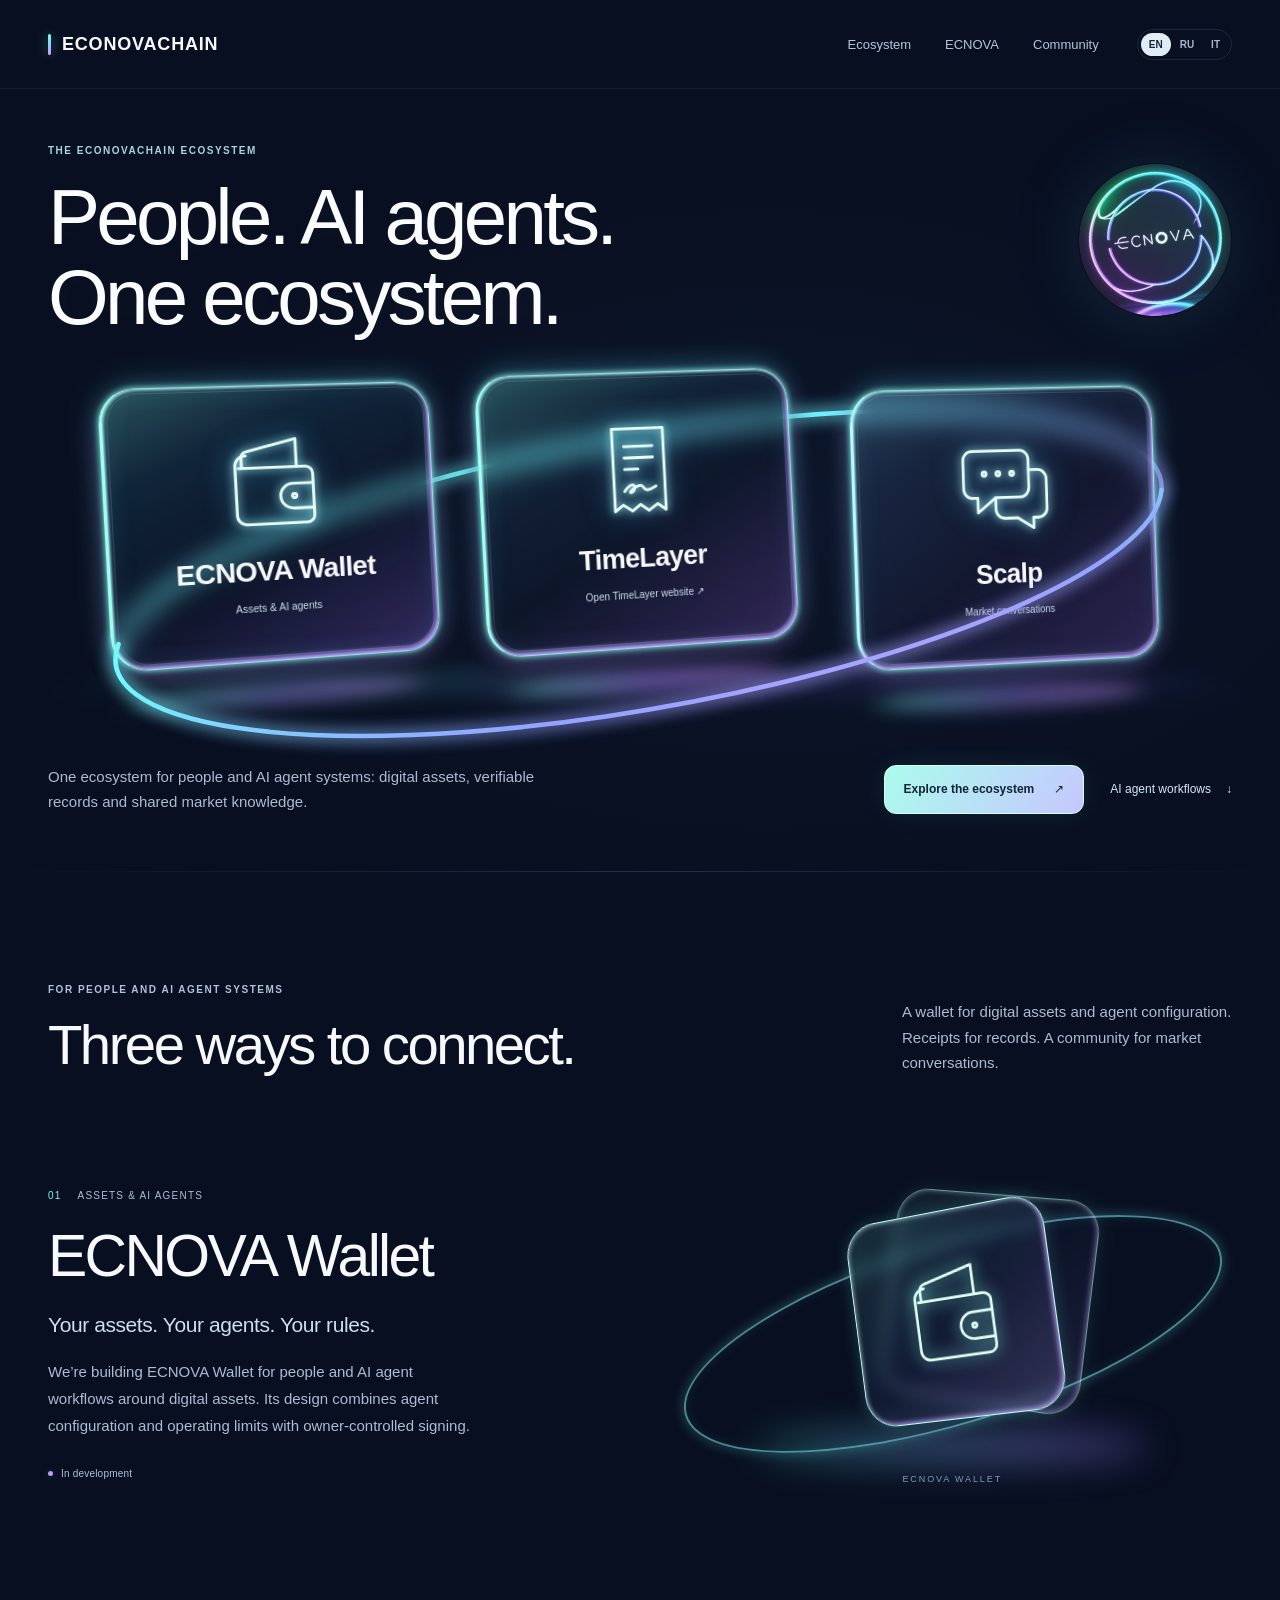
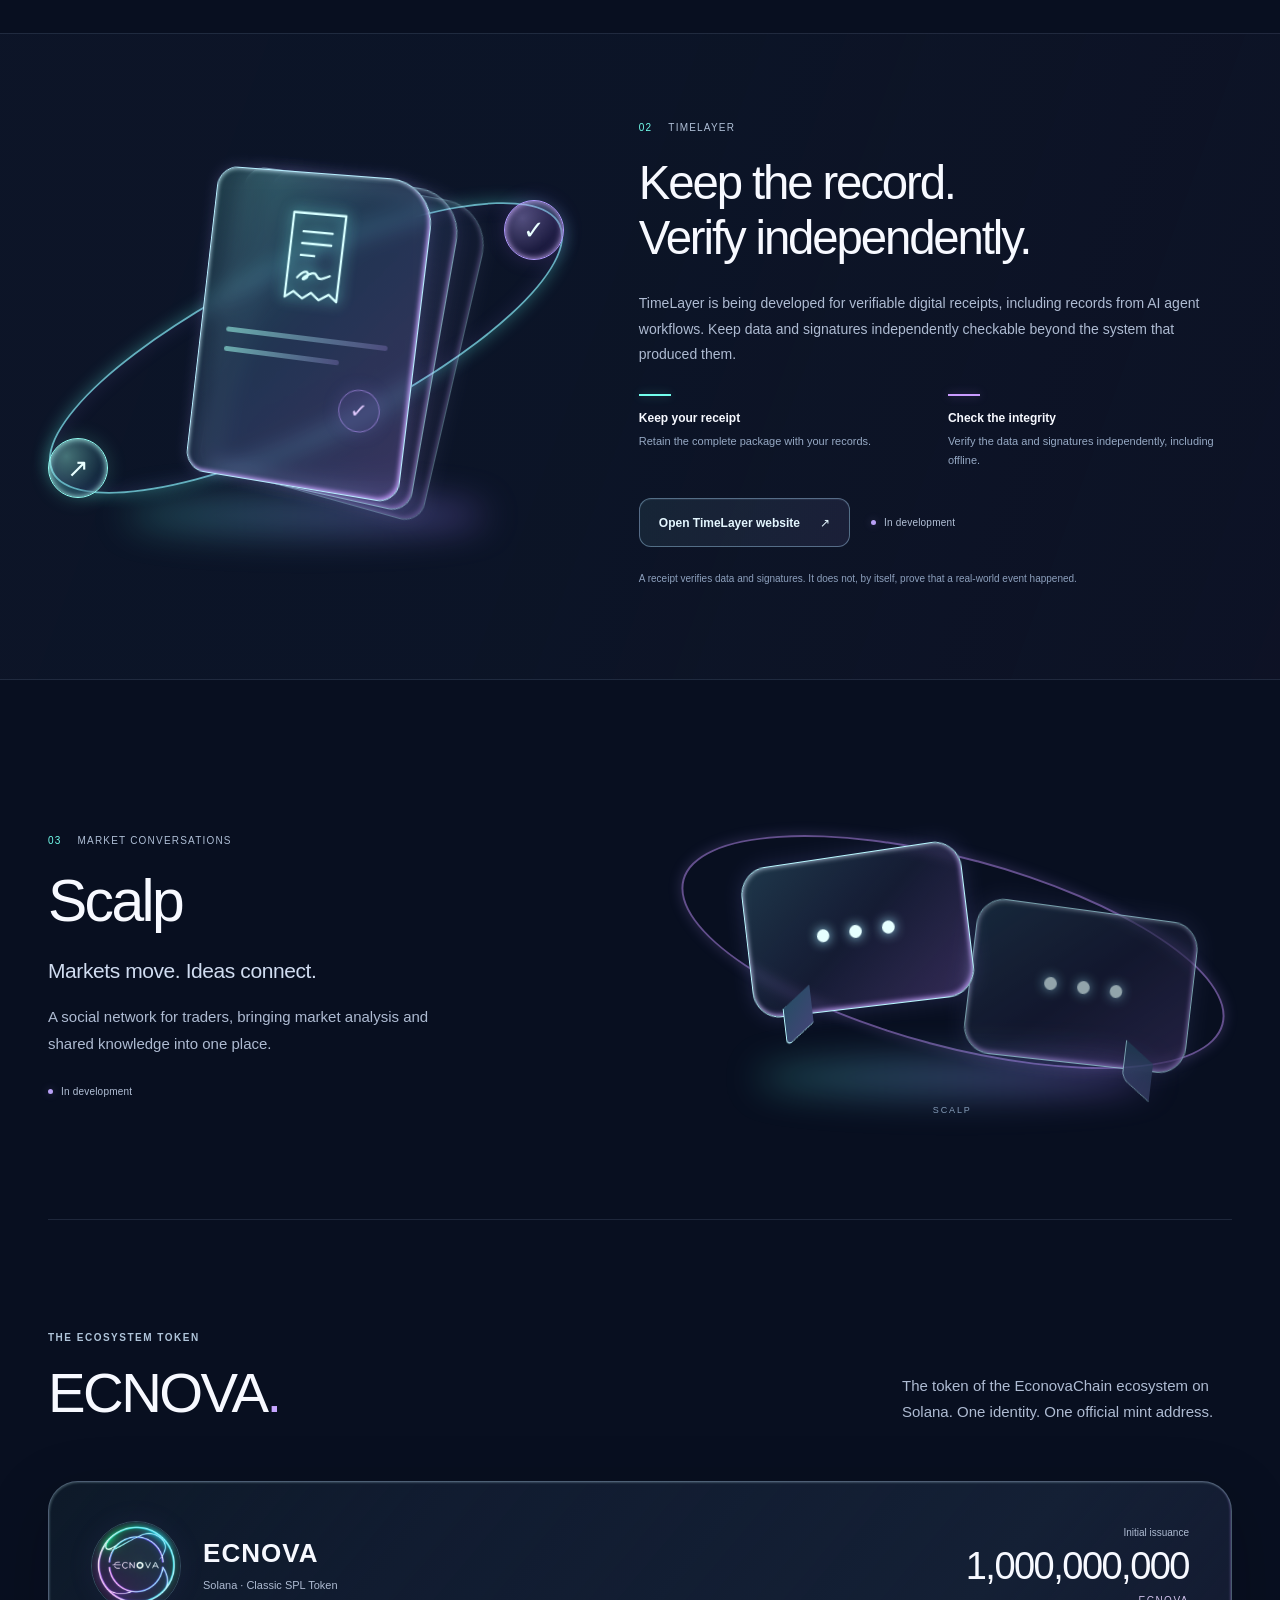
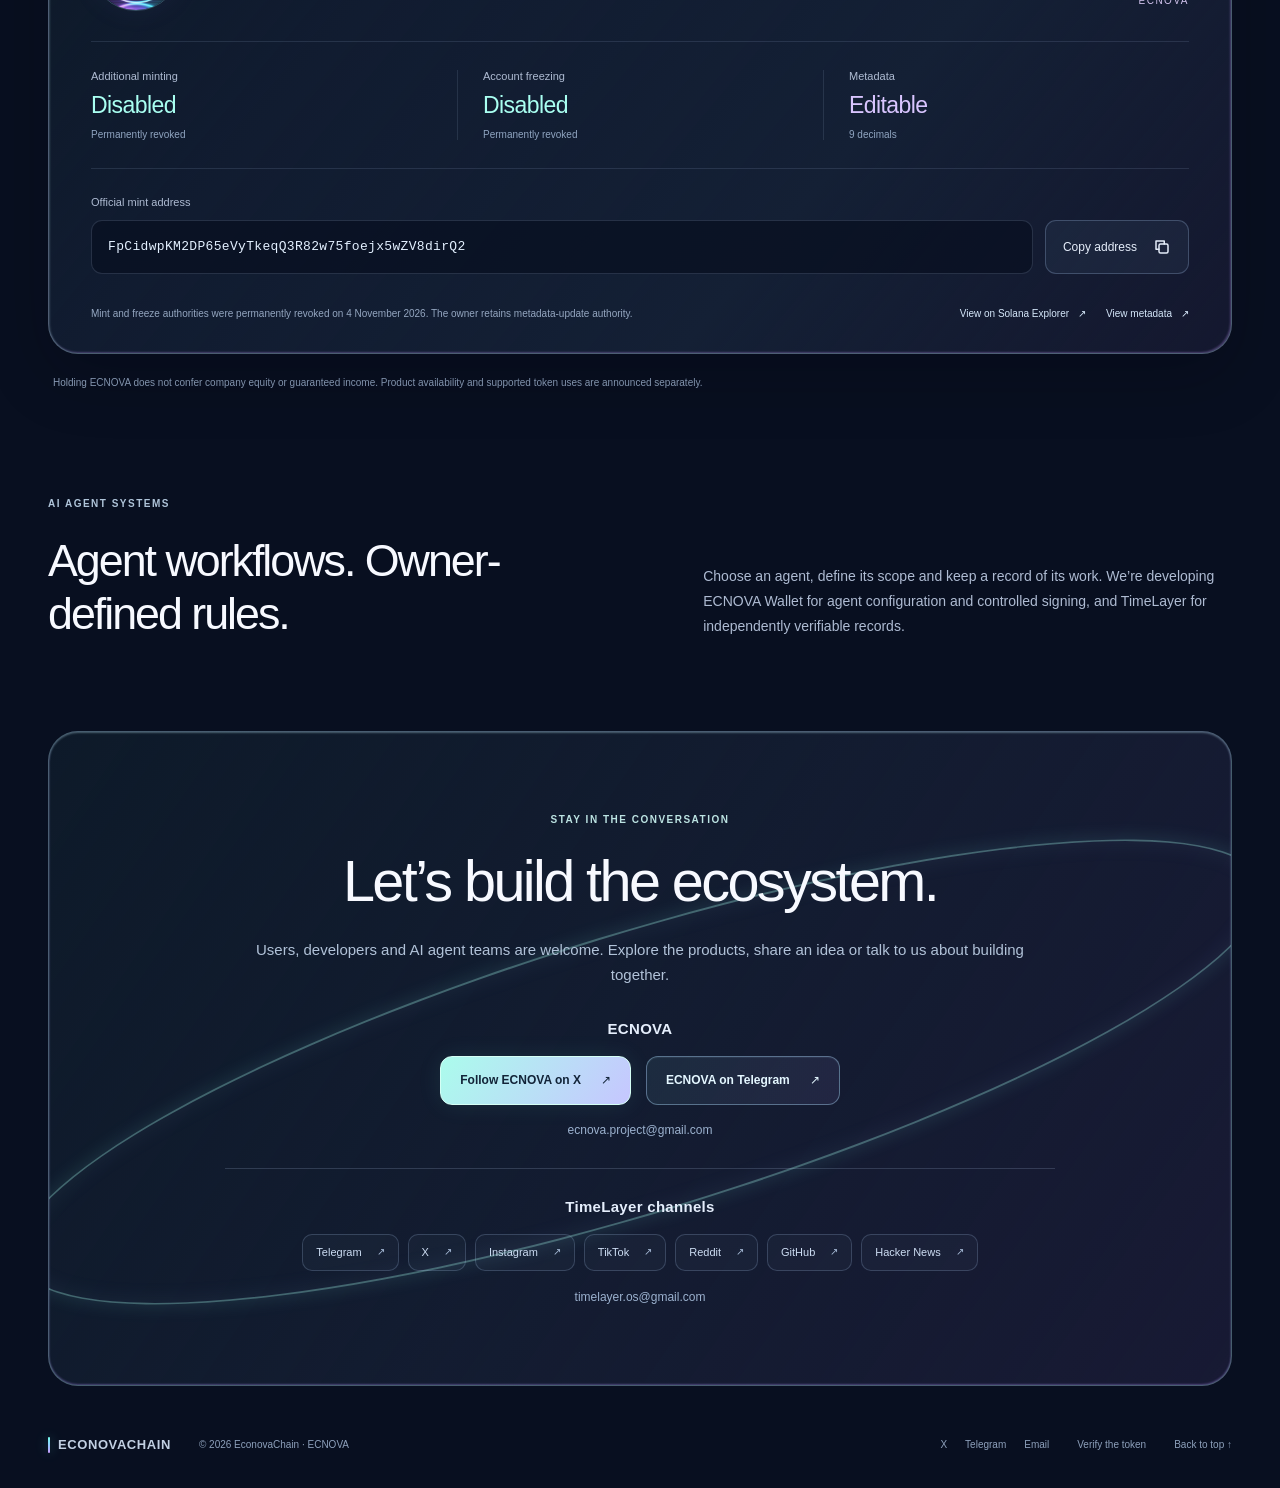
<file: index.html>
<!doctype html>
<html lang="en">
<head>
  <meta charset="utf-8">
  <meta name="viewport" content="width=device-width, initial-scale=1">
  <meta name="theme-color" content="#07101e">
  <title>EconovaChain · People. AI agents. One ecosystem.</title>
  <meta name="description" content="EconovaChain connects people and AI agent systems through ECNOVA Wallet, TimeLayer verifiable digital receipts and Scalp, a social network for traders. ECNOVA is the ecosystem token on Solana.">
  <meta property="og:title" content="EconovaChain · People. AI agents. One ecosystem.">
  <meta property="og:description" content="People. AI agents. One ecosystem. Discover ECNOVA Wallet for digital assets and agent workflows, TimeLayer for verifiable records, and Scalp for market conversations.">
  <meta property="og:type" content="website">
  <meta property="og:url" content="https://ecnova.io/">
  <meta property="og:image" content="https://ecnova.io/assets/glass-social-20261106.png">
  <meta property="og:image:alt" content="Three luminous glass panels for ECNOVA Wallet, TimeLayer and Scalp, connected by a cyan and violet orbit.">
  <meta name="twitter:card" content="summary_large_image">
  <meta name="twitter:site" content="@EcnovaDAO">
  <meta name="twitter:title" content="EconovaChain · People. AI agents. One ecosystem.">
  <meta name="twitter:description" content="People. AI agents. One ecosystem. ECNOVA Wallet, TimeLayer and Scalp connect digital assets, agent workflows, verifiable records and market conversations.">
  <meta name="twitter:image" content="https://ecnova.io/assets/glass-social-20261106.png">
  <meta name="twitter:image:alt" content="The EconovaChain ecosystem in cyan and violet glass.">
  <link rel="canonical" href="https://ecnova.io/">
  <link rel="icon" href="token/releases/2026-11-01-v2/icon.jpg" type="image/jpeg">
  <link rel="stylesheet" href="assets/glass-20261106.css?v=2">
  <script src="assets/glass-20261106.js?v=2" defer></script>
</head>
<body>
<a class="skip-link" href="#main" data-i18n="skip">Skip to content</a>
<svg class="svg-library" xmlns="http://www.w3.org/2000/svg" aria-hidden="true"><defs>
  <symbol id="icon-wallet" viewBox="0 0 100 100"><path d="M22 35V25a6 6 0 0 1 5-6L73 8v27M19 35h62a7 7 0 0 1 7 7v40a7 7 0 0 1-7 7H25a9 9 0 0 1-9-9V33a10 10 0 0 1 10-10"/><path d="M88 51H69a12 12 0 0 0 0 24h19"/><circle cx="70" cy="63" r="2"/></symbol>
  <symbol id="icon-receipt" viewBox="0 0 100 100"><path d="M25 10h50v79l-8-6-9 6-8-6-8 6-9-6-8 6V10Z"/><path d="M36 27h28M36 38h28M36 49h13M35 70c10-13 13-1 7 1s8-10 11-5 5 4 13 0"/></symbol>
  <symbol id="icon-chat" viewBox="0 0 100 100"><path d="M16 16h48a9 9 0 0 1 9 9v27a9 9 0 0 1-9 9H39L21 75V61h-5a9 9 0 0 1-9-9V25a9 9 0 0 1 9-9Z"/><path d="M73 35h9a9 9 0 0 1 9 9v28a9 9 0 0 1-9 9h-5v10L61 81H48a9 9 0 0 1-9-9V61"/><circle cx="28" cy="38" r="2"/><circle cx="42" cy="38" r="2"/><circle cx="56" cy="38" r="2"/></symbol>
  <symbol id="icon-copy" viewBox="0 0 24 24"><rect x="8" y="8" width="12" height="12" rx="2"/><path d="M15 8V4H4v11h4"/></symbol>
  <linearGradient id="orbit-gradient" x1="0" y1="0" x2="1" y2=".8"><stop offset="0" stop-color="#7affef"/><stop offset=".4" stop-color="#71f7ff"/><stop offset=".72" stop-color="#94a2ff"/><stop offset="1" stop-color="#f2abff"/></linearGradient>
  <filter id="orbit-glow" x="-40%" y="-80%" width="180%" height="260%"><feGaussianBlur stdDeviation="9"/></filter>
</defs></svg>
<header class="site-header"><div class="container header-row">
  <a class="wordmark" href="#about" aria-label="EconovaChain home" data-i18n-aria="home.label"><span class="brand-stroke" aria-hidden="true"></span>ECONOVACHAIN</a>
  <nav class="main-nav" aria-label="Main navigation" data-i18n-aria="navigation"><a href="#network" data-i18n="ecosystem">Ecosystem</a><a href="#token">ECNOVA</a><a href="#contacts" data-i18n="community">Community</a></nav>
  <div class="languages" aria-label="Language" data-i18n-aria="language"><button type="button" data-lang="en" aria-pressed="true">EN</button><button type="button" data-lang="ru" aria-pressed="false">RU</button><button type="button" data-lang="it" aria-pressed="false">IT</button></div>
</div></header>
<main id="main">
<section class="hero" id="about" aria-labelledby="hero-title"><div class="container">
  <div class="hero-heading"><div><p class="eyebrow" data-i18n="hero.eyebrow">The EconovaChain ecosystem</p><h1 id="hero-title"><span data-i18n="hero.one">People. AI agents.</span><br><span data-i18n="hero.two">One ecosystem.</span></h1></div><a class="hero-emblem" href="#token" aria-label="Explore ECNOVA" data-i18n-aria="token.label"><img src="token/releases/2026-11-01-v2/icon.jpg" width="190" height="190" alt="ECNOVA token logo" data-i18n-alt="token.logo"></a></div>
  <div class="ecosystem-stage" aria-label="ECNOVA Wallet, TimeLayer and Scalp">
    <div class="stage-floor" aria-hidden="true"></div>
    <svg class="stage-orbit orbit-back" viewBox="0 0 1200 430" fill="none" aria-hidden="true"><path class="orbit-halo" d="M25 300A585 150 -10 0 1 1175 130"/><path class="orbit-line" d="M25 300A585 150 -10 0 1 1175 130"/></svg>
    <div class="stage-products">
      <a class="scene-product scene-wallet" href="#product-wallet"><div class="glass-panel"><svg class="product-symbol" aria-hidden="true"><use href="#icon-wallet"/></svg><span class="scene-name">ECNOVA Wallet</span><span class="scene-caption" data-i18n="wallet.category">Assets &amp; AI agents</span><span class="glass-shine" aria-hidden="true"></span></div><div class="panel-reflection" aria-hidden="true"></div></a>
      <a class="scene-product scene-receipt" href="https://timelayer-os.com/" data-network><div class="glass-panel"><svg class="product-symbol" aria-hidden="true"><use href="#icon-receipt"/></svg><span class="scene-name">TimeLayer</span><span class="scene-caption"><span data-i18n="receipt.more">Open TimeLayer website</span><span aria-hidden="true"> ↗</span></span><span class="glass-shine" aria-hidden="true"></span></div><div class="panel-reflection" aria-hidden="true"></div></a>
      <a class="scene-product scene-scalp" href="#product-scalp"><div class="glass-panel"><svg class="product-symbol" aria-hidden="true"><use href="#icon-chat"/></svg><span class="scene-name">Scalp</span><span class="scene-caption" data-i18n="scalp.category">Market conversations</span><span class="glass-shine" aria-hidden="true"></span></div><div class="panel-reflection" aria-hidden="true"></div></a>
    </div>
    <svg class="stage-orbit orbit-front" viewBox="0 0 1200 430" fill="none" aria-hidden="true"><path class="orbit-halo" d="M1175 130A585 150 -10 1 1 25 300"/><path class="orbit-line" d="M1175 130A585 150 -10 1 1 25 300"/></svg>
  </div>
  <div class="hero-bottom"><p data-i18n="hero.lead">One ecosystem for people and AI agent systems: digital assets, verifiable records and shared market knowledge.</p><div class="actions"><a class="button primary" href="#network"><span data-i18n="explore">Explore the ecosystem</span><span aria-hidden="true">↗</span></a><a class="text-link" href="#agents"><span data-i18n="viewagents">AI agent workflows</span><span aria-hidden="true">↓</span></a></div></div>
</div></section>

<section class="products-section container section" id="network" aria-labelledby="products-title"><div class="section-heading"><div><p class="eyebrow" data-i18n="products.eyebrow">For people and AI agent systems</p><h2 id="products-title" data-i18n="products.title">Three ways to connect.</h2></div><p class="section-intro" data-i18n="products.intro">A wallet for digital assets and agent configuration. Receipts for records. A community for market conversations.</p></div>
  <article class="product-story" id="product-wallet"><div class="story-copy"><p class="chapter"><span>01</span><span data-i18n="wallet.category">Assets &amp; AI agents</span></p><h3>ECNOVA Wallet</h3><p class="story-tagline" data-i18n="wallet.tag">Your assets. Your agents. Your rules.</p><p class="story-description" data-i18n="wallet.copy">We’re building ECNOVA Wallet for people and AI agent workflows around digital assets. Its design combines agent configuration and operating limits with owner-controlled signing.</p><span class="status"><i aria-hidden="true"></i><span data-i18n="development">In development</span></span></div><div class="wallet-sculpture sculpture" aria-hidden="true"><div class="sculpture-orbit"></div><div class="mini-glass wallet-back"></div><div class="mini-glass wallet-front"><svg><use href="#icon-wallet"/></svg></div><div class="sculpture-glow"></div><span class="sculpture-label">ECNOVA WALLET</span></div></article>
</section>

<section class="receipt-feature" id="receipts" aria-labelledby="receipt-title"><div class="container receipt-layout"><div class="receipt-sculpture" aria-hidden="true"><div class="receipt-orbit"></div><div class="receipt-sheet sheet-back"></div><div class="receipt-sheet sheet-middle"></div><div class="receipt-sheet sheet-front"><svg class="receipt-line-icon"><use href="#icon-receipt"/></svg><div class="receipt-line long"></div><div class="receipt-line"></div><div class="receipt-seal">✓</div></div><span class="floating-check check-one">✓</span><span class="floating-check check-two">↗</span><div class="sculpture-glow"></div></div><div class="receipt-story"><p class="chapter"><span>02</span><span>TimeLayer</span></p><h2 id="receipt-title"><span data-i18n="receipt.title.one">Keep the record.</span><br><span data-i18n="receipt.title.two">Verify independently.</span></h2><p class="feature-copy" data-i18n="receipt.detail">TimeLayer is being developed for verifiable digital receipts, including records from AI agent workflows. Keep data and signatures independently checkable beyond the system that produced them.</p><div class="receipt-steps"><div><span class="step-line" aria-hidden="true"></span><strong data-i18n="receipt.step1">Keep your receipt</strong><p data-i18n="receipt.step1p">Retain the complete package with your records.</p></div><div><span class="step-line violet" aria-hidden="true"></span><strong data-i18n="receipt.step2">Check the integrity</strong><p data-i18n="receipt.step2p">Verify the data and signatures independently, including offline.</p></div></div><div class="receipt-actions"><a class="button secondary" href="https://timelayer-os.com/" data-network><span data-i18n="receipt.more">Open TimeLayer website</span><span aria-hidden="true">↗</span></a><span class="status"><i aria-hidden="true"></i><span data-i18n="development">In development</span></span></div><p class="caption" data-i18n="receipt.boundary">A receipt verifies data and signatures. It does not, by itself, prove that a real-world event happened.</p></div></div></section>

<section class="container scalp-section" id="product-scalp"><article class="product-story"><div class="story-copy"><p class="chapter"><span>03</span><span data-i18n="scalp.category">Market conversations</span></p><h3>Scalp</h3><p class="story-tagline" data-i18n="scalp.tag">Markets move. Ideas connect.</p><p class="story-description" data-i18n="scalp.copy">A social network for traders, bringing market analysis and shared knowledge into one place.</p><span class="status"><i aria-hidden="true"></i><span data-i18n="development">In development</span></span></div><div class="scalp-sculpture sculpture" aria-hidden="true"><div class="sculpture-orbit"></div><div class="chat-glass chat-back"><span></span><span></span><span></span></div><div class="chat-glass chat-front"><span></span><span></span><span></span></div><div class="sculpture-glow"></div><span class="sculpture-label">SCALP</span></div></article></section>

<section class="token-section container section" id="token" aria-labelledby="token-title"><span class="anchor-alias" id="whitepaper" aria-hidden="true"></span><span class="anchor-alias" id="faq" aria-hidden="true"></span><div class="section-heading"><div><p class="eyebrow" id="role" data-i18n="token.eyebrow">The ecosystem token</p><h2 id="token-title">ECNOVA<span class="title-dot">.</span></h2></div><p class="section-intro" data-i18n="token.intro">The token of the EconovaChain ecosystem on Solana. One identity. One official mint address.</p></div>
  <div class="token-panel"><div class="token-top"><div class="token-identity"><img src="token/releases/2026-11-01-v2/icon.jpg" width="168" height="168" loading="lazy" alt="ECNOVA token logo" data-i18n-alt="token.logo"><div><span class="token-symbol">ECNOVA</span><p>Solana · Classic SPL Token</p></div></div><div class="issuance"><span data-i18n="token.issuance">Initial issuance</span><strong>1,000,000,000</strong><small>ECNOVA</small></div></div><div class="token-facts"><div><span data-i18n="token.minting">Additional minting</span><strong data-i18n="token.disabled">Disabled</strong><small data-i18n="token.permanent">Permanently revoked</small></div><div><span data-i18n="token.freezing">Account freezing</span><strong data-i18n="token.freeze.disabled">Disabled</strong><small data-i18n="token.permanent">Permanently revoked</small></div><div><span data-i18n="token.metadata">Metadata</span><strong class="neutral" data-i18n="token.editable">Editable</strong><small data-i18n="token.decimals">9 decimals</small></div></div><div class="mint-block"><label for="mint-address" data-i18n="token.address">Official mint address</label><div class="mint-row"><input id="mint-address" readonly spellcheck="false" value="FpCidwpKM2DP65eVyTkeqQ3R82w75foejx5wZV8dirQ2"><button class="copy-button" type="button" id="copy-mint"><span data-i18n="copy">Copy address</span><svg width="18" height="18" aria-hidden="true"><use href="#icon-copy"/></svg></button></div><p id="copy-result" class="copy-result" role="status" aria-live="polite"></p></div><div class="token-bottom"><p data-i18n="token.authority">Mint and freeze authorities were permanently revoked on 4 November 2026. The owner retains metadata-update authority.</p><div class="token-links"><a class="text-link" href="https://explorer.solana.com/address/FpCidwpKM2DP65eVyTkeqQ3R82w75foejx5wZV8dirQ2" target="_blank" rel="noopener noreferrer"><span data-i18n="token.explorer">View on Solana Explorer</span><span aria-hidden="true">↗</span></a><a class="text-link" href="token/releases/2026-11-01-v2/metadata.json"><span data-i18n="token.metadata.link">View metadata</span><span aria-hidden="true">↗</span></a></div></div></div><p class="token-note" data-i18n="token.note">Holding ECNOVA does not confer company equity or guaranteed income. Product availability and supported token uses are announced separately.</p>
</section>

<section class="direction container" id="roadmap" aria-labelledby="direction-title"><div><p class="eyebrow" id="agents" data-i18n="direction.eyebrow">AI agent systems</p><h2 id="direction-title" data-i18n="direction.title">Agent workflows. Owner-defined rules.</h2></div><p data-i18n="direction.copy">Choose an agent, define its scope and keep a record of its work. We’re developing ECNOVA Wallet for agent configuration and controlled signing, and TimeLayer for independently verifiable records.</p></section>
<section class="community-section container" id="contacts" aria-labelledby="community-title">
  <div class="community-orbit" aria-hidden="true"></div>
  <div class="community-content" id="participate">
    <p class="eyebrow" data-i18n="community.eyebrow">Stay in the conversation</p>
    <h2 id="community-title" data-i18n="community.title">Let’s build the ecosystem.</h2>
    <p data-i18n="community.copy">Users, developers and AI agent teams are welcome. Explore the products, share an idea or talk to us about building together.</p>
    <div class="community-primary-links" aria-labelledby="ecnova-channels-title">
      <h3 id="ecnova-channels-title">ECNOVA</h3>
      <div class="actions">
        <a class="button primary" href="https://x.com/EcnovaDAO" target="_blank" rel="noopener noreferrer"><span data-i18n="community.follow">Follow ECNOVA on X</span><span aria-hidden="true">↗</span></a>
        <a class="button secondary" href="https://t.me/EcnovaDAO" target="_blank" rel="noopener noreferrer"><span data-i18n="community.telegram">ECNOVA on Telegram</span><span aria-hidden="true">↗</span></a>
      </div>
      <a class="contact-email" href="mailto:ecnova.project@gmail.com">ecnova.project@gmail.com</a>
    </div>
    <div class="channel-directory" aria-labelledby="timelayer-channels-title">
      <h3 id="timelayer-channels-title" data-i18n="community.timelayer">TimeLayer channels</h3>
      <nav class="channel-links" aria-label="TimeLayer channels" data-i18n-aria="community.timelayer">
        <a href="https://t.me/TIMELAYEROS" target="_blank" rel="noopener noreferrer">Telegram <span aria-hidden="true">↗</span></a>
        <a href="https://x.com/TimeLayerOS" target="_blank" rel="noopener noreferrer">X <span aria-hidden="true">↗</span></a>
        <a href="https://instagram.com/timelayer_os" target="_blank" rel="noopener noreferrer">Instagram <span aria-hidden="true">↗</span></a>
        <a href="https://www.tiktok.com/@time.layer.os" target="_blank" rel="noopener noreferrer">TikTok <span aria-hidden="true">↗</span></a>
        <a href="https://www.reddit.com/user/TimeLayerOS" target="_blank" rel="noopener noreferrer">Reddit <span aria-hidden="true">↗</span></a>
        <a href="https://github.com/TimeLayer-OS" target="_blank" rel="noopener noreferrer">GitHub <span aria-hidden="true">↗</span></a>
        <a href="https://news.ycombinator.com/user?id=TimeLayer_OS" target="_blank" rel="noopener noreferrer">Hacker News <span aria-hidden="true">↗</span></a>
      </nav>
      <a class="contact-email" href="mailto:timelayer.os@gmail.com">timelayer.os@gmail.com</a>
    </div>
  </div>
</section>
</main>
<footer class="container footer">
  <a class="wordmark" href="#about"><span class="brand-stroke" aria-hidden="true"></span>ECONOVACHAIN</a>
  <p>© 2026 EconovaChain · ECNOVA</p>
  <nav class="footer-social" aria-label="ECNOVA contacts" data-i18n-aria="footer.contacts">
    <a href="https://x.com/EcnovaDAO" target="_blank" rel="noopener noreferrer" aria-label="ECNOVA on X" data-i18n-aria="footer.x">X</a>
    <a href="https://t.me/EcnovaDAO" target="_blank" rel="noopener noreferrer" aria-label="ECNOVA on Telegram" data-i18n-aria="community.telegram">Telegram</a>
    <a href="mailto:ecnova.project@gmail.com" aria-label="Email ECNOVA" data-i18n-aria="footer.email.label" data-i18n="footer.email">Email</a>
  </nav>
  <a href="#token" data-i18n="footer.token">Verify the token</a>
  <a href="#about" data-i18n="footer.top">Back to top ↑</a>
</footer>
</body>
</html>
</file>
<file: assets/glass-20261106.css>
:root{color-scheme:dark;--bg:#080f20;--text:#f7f9ff;--muted:#aebbd2;--cyan:#72ffed;--violet:#ca9bff;--line:#b7cef320;font-family:Inter,-apple-system,BlinkMacSystemFont,"Segoe UI",sans-serif;font-synthesis:none}*{box-sizing:border-box}html{scroll-behavior:smooth;scroll-padding-top:110px}body{margin:0;background:var(--bg);color:var(--text);-webkit-font-smoothing:antialiased;overflow-x:clip}a{color:inherit;text-decoration:none}button,input{font:inherit}button,a{-webkit-tap-highlight-color:transparent}button{cursor:pointer}img{display:block;max-width:100%}svg{fill:none;stroke:currentColor;stroke-width:2;stroke-linecap:round;stroke-linejoin:round}p{line-height:1.7;margin:0}h1,h2,h3{margin:0;font-weight:520;letter-spacing:-.045em;line-height:1.08}h2{font-size:clamp(34px,4.4vw,58px)}h3{font-size:clamp(40px,4.6vw,62px)}a:focus-visible,button:focus-visible,input:focus-visible{outline:2px solid var(--cyan);outline-offset:7px;border-radius:5px}::selection{background:#7662b7;color:#fff}.container{width:min(1200px,calc(100% - 96px));margin-inline:auto}.section{padding-block:110px}.svg-library{position:absolute;width:0;height:0;overflow:hidden}.skip-link{position:fixed;z-index:100;left:20px;top:-100px;padding:14px;background:var(--cyan);color:var(--bg)}.skip-link:focus{top:14px}.site-header{position:relative;z-index:20;border-bottom:1px solid #b7cef313;background:#080f20}.header-row{display:flex;align-items:center;gap:38px;min-height:88px}.wordmark{display:flex;gap:11px;align-items:center;font-size:18px;font-weight:550;letter-spacing:.045em;white-space:nowrap}.brand-stroke{height:21px;width:3px;border-radius:3px;background:linear-gradient(var(--cyan),#92cdff,var(--violet));box-shadow:0 0 12px #72ffed6b}.main-nav{display:flex;gap:34px;align-items:center;margin-left:auto}.main-nav a{font-size:13px;color:#b7c4d9;padding-block:12px}.main-nav a:hover{color:#fff}.languages{display:flex;padding:3px;gap:1px;border:1px solid var(--line);border-radius:25px}.languages button{border:0;background:transparent;color:#a5b7d0;padding:6px 8px;border-radius:20px;font-size:10px;font-weight:600}.languages [aria-pressed=true]{background:#e0edf5;color:#152135}.hero{position:relative;isolation:isolate;padding:54px 0 57px;background:radial-gradient(ellipse at 60% 55%,#29406922,transparent 65%)}.hero:after{content:"";position:absolute;inset:auto 0 0;height:1px;background:linear-gradient(90deg,transparent,#a4bce52e,transparent)}.hero-heading{display:flex;align-items:center;justify-content:space-between;gap:55px}.eyebrow{font-size:10px;color:#afc4d9;letter-spacing:.15em;text-transform:uppercase;font-weight:600;line-height:1.6;margin-bottom:22px}.hero h1{font-size:clamp(52px,6.1vw,88px);line-height:1.03;letter-spacing:-.048em;color:#fbfcff;text-shadow:0 2px 20px #e5ecff0a}.hero .eyebrow{color:#a3d8df;margin-bottom:18px}.hero-emblem{width:154px;height:154px;flex-shrink:0;border-radius:50%;padding:1px;transform:rotate(-8deg);box-shadow:0 0 75px #46fbd415,0 0 95px #a67cff12}.hero-emblem img{width:100%;height:100%;border-radius:50%;object-fit:cover}.ecosystem-stage{height:390px;position:relative;isolation:isolate;margin:25px -34px 0}.stage-floor{position:absolute;left:5%;right:5%;bottom:25px;height:130px;z-index:-1;background:radial-gradient(ellipse at 24% 60%,#30e5df38,transparent 23%),radial-gradient(ellipse at 50% 60%,#ac6dff45,transparent 28%),radial-gradient(ellipse at 78% 60%,#686cfa38,transparent 23%);filter:blur(14px);transform:perspective(400px) rotateX(47deg)}.stage-products{position:relative;z-index:2;width:84%;height:310px;margin:34px auto 0;display:grid;grid-template-columns:repeat(3,1fr);gap:48px;align-items:start;perspective:1400px}.scene-product{position:relative;display:block;transform-style:preserve-3d;min-width:0;transition:transform .3s}.scene-wallet{transform:rotateY(15deg) rotateZ(-3deg) translateY(13px)}.scene-receipt{transform:rotateY(12deg) rotateZ(-3deg)}.scene-scalp{transform:rotateY(9deg) rotateZ(-2deg) translateY(16px)}.scene-product:hover{transform:rotateY(3deg) rotateZ(-1deg) translateY(-5px)}.glass-panel{height:276px;position:relative;display:flex;flex-direction:column;align-items:center;justify-content:center;border-radius:34px;padding:24px 12px;background:linear-gradient(155deg,#6dfcea38,#3ba2c724 25%,#111e352c 57%,#9563ef49);border:1.5px solid #c6feffce;border-left:3px solid #9effef;box-shadow:inset 1px 1px 3px #b4ffffe0,inset -2px -3px 4px #b69bff,inset 0 0 27px #65c6e225,0 0 6px #84fff0,0 -5px 28px #32efd742,0 7px 28px #b679f55c,0 18px 37px #03070c80;backdrop-filter:blur(12px);overflow:hidden}.glass-panel:after{content:"";position:absolute;inset:4px;border:1px solid #d2ffff26;border-radius:29px;pointer-events:none}.scene-receipt .glass-panel{background:linear-gradient(150deg,#62fdeb34,#4496cf13 35%,#141e3233 55%,#bd64fb39)}.scene-scalp .glass-panel{border-left-color:#b6f9ff;background:linear-gradient(145deg,#68b5fc28,#322b582c 55%,#a761ed37)}.glass-shine{position:absolute;left:-60%;top:-35%;width:120%;height:70%;transform:rotate(-25deg);background:linear-gradient(transparent,#adffff13,transparent);pointer-events:none}.product-symbol{width:104px;height:104px;color:#e8ffff;stroke-width:2.7;filter:drop-shadow(0 0 4px #a6ffff) drop-shadow(0 0 13px #58ceff90);margin-bottom:19px}.scene-name{font-size:clamp(19px,2.15vw,28px);font-weight:550;letter-spacing:-.025em;line-height:1.2;position:relative;z-index:1}.scene-caption{font-size:10px;color:#d0dfee;margin-top:12px;position:relative;z-index:1;line-height:1.5;text-align:center}.panel-reflection{position:absolute;left:6%;right:6%;top:calc(100% + 14px);height:38px;border-radius:50%;background:linear-gradient(90deg,#70ffef6b,#a48bfa61,#cb94ff6b);filter:blur(14px);transform:scaleY(.6)}.stage-orbit{position:absolute;width:100%;height:100%;inset:0;pointer-events:none;overflow:visible;stroke-width:4}.orbit-back{z-index:1}.orbit-front{z-index:3}.orbit-line{stroke:url(#orbit-gradient);stroke-width:5}.orbit-halo{stroke:url(#orbit-gradient);stroke-width:11;filter:url(#orbit-glow);opacity:.8}.hero-bottom{display:flex;align-items:center;justify-content:space-between;gap:35px;margin-top:2px}.hero-bottom>p{font-size:15px;color:var(--muted);max-width:490px;line-height:1.7}.actions{display:flex;align-items:center;flex-wrap:wrap;gap:26px}.button{min-height:49px;padding:14px 19px;display:inline-flex;align-items:center;justify-content:center;gap:20px;border-radius:12px;font-size:12px;font-weight:600;line-height:1.4;transition:transform .2s,background .2s,box-shadow .2s}.button:hover{transform:translateY(-2px)}.primary{background:linear-gradient(125deg,#abfcec,#c6c6ff);color:#122438;border:1px solid #d5fff5;box-shadow:0 0 25px #78f0df16}.primary:hover{box-shadow:0 0 30px #78f0df3a}.secondary{border:1px solid #a9d6f66b;background:linear-gradient(110deg,#89e7ec15,#b89cff16);color:#e4f7ff;box-shadow:inset 0 1px 1px #c5edff17}.text-link{display:inline-flex;align-items:center;gap:15px;color:#d5e7fa;font-size:12px;line-height:1.5}.text-link:hover{color:var(--cyan)}.section-heading{display:flex;align-items:end;justify-content:space-between;gap:70px;margin-bottom:57px}.section-heading .eyebrow{margin-bottom:17px}.section-intro{max-width:330px;color:var(--muted);font-size:15px}.product-story{display:grid;grid-template-columns:1fr 1fr;align-items:center;gap:65px;padding:24px 0 12px;min-height:390px}.story-copy{max-width:460px}.chapter{display:flex;align-items:center;gap:16px;text-transform:uppercase;font-size:10px;letter-spacing:.12em;margin-bottom:20px;color:#aebed5}.chapter>span:first-child{color:var(--cyan);font-variant-numeric:tabular-nums}.story-tagline{font-size:21px;color:#d0dcf0;line-height:1.4;margin-top:23px;letter-spacing:-.02em}.story-description{color:var(--muted);font-size:15px;line-height:1.8;margin-top:18px;max-width:430px}.status{display:inline-flex;gap:8px;align-items:center;color:#b3c1d7;font-size:10px;letter-spacing:.02em;line-height:1.5}.story-copy .status{margin-top:27px}.status i{height:5px;width:5px;border-radius:50%;background:#b8a0f5;box-shadow:0 0 8px #b8a0f550}.sculpture{height:320px;position:relative;isolation:isolate;perspective:900px}.sculpture-orbit{position:absolute;inset:70px 0 70px;border:2px solid #84eff18c;border-radius:50%;transform:rotate(-17deg);box-shadow:0 0 14px #74f8f647,inset 0 0 14px #74f8f619;z-index:-1}.mini-glass{position:absolute;width:210px;height:210px;left:50%;top:35px;border-radius:33px;background:linear-gradient(135deg,#7efce924,#37488920,#b09af62d);border:1.5px solid #bdfff5;box-shadow:inset 1px 1px 5px #dcffff80,0 0 15px #64fae435,inset -2px -2px 5px #c099ffb3;transform:translateX(-50%) rotateY(-18deg) rotateZ(-8deg)}.wallet-back{transform:translateX(-34%) rotateY(-18deg) rotateZ(7deg);top:20px;opacity:.55}.wallet-front{display:grid;place-items:center;backdrop-filter:blur(8px)}.wallet-front svg{width:110px;height:110px;stroke-width:2.5;filter:drop-shadow(0 0 8px #7fffe9);color:#e2fff6}.sculpture-glow{position:absolute;left:15%;right:15%;bottom:30px;height:35px;border-radius:50%;background:linear-gradient(90deg,#4ae7d152,#9971f76b);filter:blur(18px);z-index:-1}.sculpture-label{position:absolute;bottom:10px;left:0;right:0;text-align:center;font-size:9px;letter-spacing:.21em;color:#839ab6}.receipt-feature{position:relative;padding:85px 0 92px;background:linear-gradient(110deg,#16233a4d,#141f3454,#25213e2e);border-block:1px solid #b7cef31d;overflow:hidden}.receipt-layout{display:grid;grid-template-columns:1fr 1.15fr;align-items:center;gap:75px}.receipt-story h2{font-size:clamp(34px,3.7vw,49px);line-height:1.16}.feature-copy{font-size:14px;color:var(--muted);margin-top:26px;line-height:1.8}.receipt-steps{display:grid;grid-template-columns:1fr 1fr;gap:25px;margin-top:27px;margin-bottom:29px}.receipt-steps strong{font-size:12px;font-weight:550}.receipt-steps p{font-size:11px;color:#96a9c4;margin-top:6px;line-height:1.7}.step-line{display:block;width:32px;height:2px;background:var(--cyan);box-shadow:0 0 10px #70ffee50;margin-bottom:12px}.step-line.violet{background:var(--violet);box-shadow:0 0 10px #be8aff60}.receipt-actions{display:flex;align-items:center;flex-wrap:wrap;gap:21px}.caption{font-size:10px;color:#8da0bd;line-height:1.7;margin-top:23px}.receipt-sculpture{height:450px;position:relative;perspective:1000px;isolation:isolate}.receipt-sheet{position:absolute;left:50%;top:45px;height:315px;width:225px;border-radius:21px 46px 21px 21px;background:linear-gradient(125deg,#78fff02e,#5b96d322 40%,#b58fff24);border:1.5px solid #b7efff;box-shadow:inset 1px 1px 4px #ceffff9c,inset -2px -2px 4px #c794ffcf,0 0 14px #a59bff36;transform:translateX(-50%) rotateY(-16deg) rotateZ(7deg)}.sheet-back{transform:translateX(-32%) rotateY(-16deg) rotateZ(13deg);opacity:.35;top:57px}.sheet-middle{transform:translateX(-41%) rotateY(-16deg) rotateZ(10deg);opacity:.6;top:50px}.sheet-front{backdrop-filter:blur(10px);padding:27px}.receipt-line-icon{width:108px;height:112px;display:block;margin:0 auto;color:#d6ffff;filter:drop-shadow(0 0 7px #73f5e9);stroke-width:2.2}.receipt-line{height:5px;border-radius:5px;width:72%;background:linear-gradient(90deg,#9dfcec92,#b99afa3d);margin-top:15px}.receipt-line.long{width:100%;margin-top:23px}.receipt-seal{border:1px solid #bd9aff8f;border-radius:50%;width:42px;height:42px;margin-top:21px;margin-left:auto;display:grid;place-items:center;color:#e2caff;font-size:21px;background:#a17afb19;box-shadow:0 0 20px #a67dff24}.receipt-orbit{position:absolute;left:-25px;right:-25px;top:135px;height:170px;border:2px solid #8bf2ffb3;border-radius:50%;transform:rotate(-26deg);box-shadow:0 0 17px #65fff354,inset 0 0 20px #a985ff20;z-index:-1}.floating-check{position:absolute;width:60px;height:60px;border-radius:50%;border:1px solid #93fff4;background:radial-gradient(circle at 30% 30%,#99ffed66,#3a92ae30 60%,#162044);box-shadow:inset 0 0 6px #b3fff7,0 0 20px #6effdf30;display:grid;place-items:center;color:#e9ffff;font-size:26px}.check-one{right:0;top:72px;border-color:#b29aff;background:radial-gradient(circle at 30% 30%,#bda6ff66,#633ba830 60%,#232044);box-shadow:inset 0 0 6px #d2b3ff,0 0 20px #a970ff30}.check-two{left:0;bottom:80px}.receipt-sculpture .sculpture-glow{bottom:45px}.scalp-section{padding-top:84px;padding-bottom:65px}.chat-glass{position:absolute;width:230px;height:154px;border:1.5px solid #b8f8ff;border-radius:28px;background:linear-gradient(140deg,#79daf831,#6f71bc1f 50%,#b07af341);box-shadow:inset 1px 1px 5px #deffff82,inset -1px -2px 5px #c391ffbb,0 0 20px #8f86fa30;display:flex;justify-content:center;align-items:center;gap:21px;backdrop-filter:blur(6px)}.chat-glass:after{content:"";position:absolute;bottom:-21px;left:29px;width:30px;height:38px;background:linear-gradient(150deg,#294c66,#404575);border-left:1.5px solid #b8f8ff;border-bottom:1.5px solid #b8f8ff;transform:skewY(-35deg);border-radius:0 0 0 7px}.chat-glass span{height:13px;width:13px;border-radius:50%;background:#e6ffff;box-shadow:0 0 12px #a5eaff}.chat-front{left:12%;top:49px;transform:rotateY(-10deg) rotate(-7deg)}.chat-back{right:6%;top:105px;transform:rotateY(8deg) rotate(7deg);opacity:.62}.chat-back:after{left:auto;right:32px;transform:skewY(35deg)}.scalp-sculpture .sculpture-orbit{border-color:#be90f880;box-shadow:0 0 14px #b594ff37;transform:rotate(15deg);inset:52px 0 78px}.token-section{position:relative;border-top:1px solid var(--line)}.title-dot{color:#c6a6ff}.token-panel{position:relative;border-radius:30px;padding:39px 42px 31px;background:linear-gradient(130deg,#62bfb510,#18263d91 25%,#142035 65%,#9676cc17);border:1px solid #b4d2e85c;box-shadow:inset 1px 1px 2px #cef9f733,inset -1px -1px 2px #b895f253,0 20px 65px #02060c3d}.token-top{display:flex;align-items:center;justify-content:space-between;gap:40px;padding-bottom:30px}.token-identity{display:flex;align-items:center;gap:22px}.token-identity img{height:90px;width:90px;object-fit:cover;border-radius:50%;border:1px solid #a3e4f640;box-shadow:0 0 30px #9e86ee10}.token-symbol{font-size:26px;font-weight:600;letter-spacing:.04em}.token-identity p{font-size:11px;color:var(--muted);margin-top:7px}.issuance{display:flex;flex-direction:column;gap:7px;text-align:right}.issuance>span{font-size:10px;color:var(--muted)}.issuance strong{font-size:38px;font-weight:450;letter-spacing:-.04em}.issuance small{font-size:10px;letter-spacing:.15em;color:#d2c3ed}.token-facts{display:grid;grid-template-columns:repeat(3,1fr);padding:28px 0;border-block:1px solid var(--line)}.token-facts>div{display:flex;flex-direction:column;gap:10px;padding:0 25px}.token-facts>div:first-child{padding-left:0}.token-facts>div+div{border-left:1px solid var(--line)}.token-facts span{font-size:11px;color:var(--muted)}.token-facts strong{font-size:23px;font-weight:450;color:#a9fff1;letter-spacing:-.025em}.token-facts strong.neutral{color:#d9c5ff}.token-facts small{font-size:10px;color:#90a5c1}.mint-block{padding-top:27px}.mint-block label{display:block;font-size:11px;color:var(--muted);margin-bottom:12px}.mint-row{display:flex;gap:12px}.mint-row input{min-width:0;width:100%;background:#080f20b3;border:1px solid #b1c8ec2b;border-radius:11px;padding:16px;color:#e3f0ff;font:13px/1.5 ui-monospace,SFMono-Regular,Consolas,monospace;letter-spacing:.025em}.copy-button{flex-shrink:0;display:flex;align-items:center;gap:16px;border:1px solid #aac7f141;border-radius:11px;background:#a5d4ef0e;color:#e4ecf9;font-size:12px;padding:12px 17px}.copy-button:hover{background:#a5d4ef20}.copy-result{min-height:25px;color:var(--cyan);font-size:11px;margin-top:6px}.token-bottom{display:flex;align-items:center;justify-content:space-between;gap:40px}.token-bottom>p{font-size:10px;color:#94a6c0;max-width:570px}.token-links{display:flex;gap:20px;flex-shrink:0}.token-links a{font-size:10px;gap:9px}.token-note{margin:20px 5px 0;max-width:930px;color:#8fa2bd;font-size:10px}.anchor-alias{display:block;position:relative;top:-110px;visibility:hidden;pointer-events:none}.direction{display:grid;grid-template-columns:1.05fr 1fr;gap:100px;margin-top:-5px;margin-bottom:92px}.direction h2{font-size:clamp(32px,3.5vw,45px);line-height:1.18;max-width:530px}.direction>p{color:var(--muted);font-size:14px;align-self:end;line-height:1.8}.community-section{padding:80px 45px;position:relative;isolation:isolate;border:1px solid #b1ddf156;border-radius:30px;background:linear-gradient(125deg,#63c5bb10,#182238b3,#9a72d51c);box-shadow:inset 0 1px 2px #c8f5fc4f,inset 0 -1px 2px #ac8dfa59;text-align:center;overflow:hidden}.community-orbit{position:absolute;z-index:-1;width:1300px;height:280px;left:50%;top:52%;transform:translate(-50%,-50%) rotate(-17deg);border:2px solid #a2f9ed56;border-radius:50%;box-shadow:0 0 20px #7ef5ed22,inset 0 0 25px #8db6ec15}.community-content{max-width:790px;margin:auto}.community-section h2{font-size:clamp(35px,4.5vw,58px);line-height:1.1}.community-section .eyebrow{color:#bce3e2}.community-section p:not(.eyebrow){color:#b1c2d8;font-size:15px;margin-top:23px}.community-section .actions{justify-content:center;margin-top:30px;gap:15px}.contact-email{display:inline-block;color:#9bb1ce;font-size:11px;margin-top:25px}.contact-email:hover{color:#deffff}.footer{display:flex;align-items:center;gap:28px;padding-top:50px;padding-bottom:35px;font-size:10px;color:#8da0bb}.footer .wordmark{font-size:13px;color:#c2d0e3;gap:8px}.footer .brand-stroke{height:16px;width:2px}.footer p{margin-right:auto}.footer>a:not(.wordmark):hover{color:var(--cyan)}
@media(min-width:1500px){.hero{padding-top:65px}.ecosystem-stage{height:420px}.stage-products{height:320px;margin-top:40px}.glass-panel{height:295px}.product-symbol{width:117px;height:117px}}
@media(max-width:1100px){.container{width:calc(100% - 64px)}.header-row{gap:25px}.main-nav{gap:24px}.hero h1{font-size:72px}.hero-emblem{width:145px;height:145px}.ecosystem-stage{margin-inline:-20px;height:350px}.stage-products{width:86%;gap:32px;height:280px;margin-top:31px}.glass-panel{height:250px;border-radius:29px}.product-symbol{height:94px;width:94px}.scene-name{font-size:23px}.scene-caption{font-size:9px}.hero-bottom>p{max-width:420px;font-size:14px}.hero-bottom{gap:25px}.hero-bottom .actions{gap:19px;flex-shrink:0}.hero-bottom .button{font-size:11px;padding:14px 15px;gap:12px}.hero-bottom .text-link{font-size:11px}.section-heading{gap:45px}.receipt-layout{gap:45px}.receipt-sheet{width:200px;height:295px}.receipt-sculpture{height:420px}.floating-check{width:50px;height:50px}.check-one{right:-7px}.product-story{gap:40px}.token-panel{padding:32px}.token-bottom{gap:24px}.token-links{display:grid;gap:10px}.direction{gap:65px}}
@media(max-width:850px){.header-row{min-height:78px;gap:19px}.wordmark{font-size:15px;gap:9px}.main-nav{gap:19px}.main-nav a{font-size:11px}.languages button{padding:6px}.hero{padding-top:40px}.hero-heading{gap:25px}.hero h1{font-size:58px}.hero-emblem{width:115px;height:115px}.hero .eyebrow{font-size:9px}.ecosystem-stage{height:300px;margin-top:20px;margin-inline:-13px}.stage-products{width:90%;gap:24px;height:250px;margin-top:31px}.glass-panel{height:214px;border-radius:25px;padding:20px 9px}.product-symbol{width:80px;height:80px;margin-bottom:16px}.scene-name{font-size:19px}.scene-caption{font-size:8px;margin-top:10px}.orbit-line{stroke-width:4}.hero-bottom{display:block;margin-top:9px}.hero-bottom>p{max-width:570px}.hero-bottom .actions{margin-top:22px}.section{padding-block:77px}.section-heading{display:block;margin-bottom:40px}.section-intro{max-width:550px;margin-top:22px}.product-story{grid-template-columns:1.05fr 1fr;gap:25px;min-height:330px}.story-tagline{font-size:18px}.story-description{font-size:14px}.sculpture{height:285px}.mini-glass{width:180px;height:180px}.wallet-front svg{width:96px;height:96px}.sculpture-orbit{inset:65px -5px 70px}.receipt-feature{padding:70px 0}.receipt-layout{gap:30px;grid-template-columns:.8fr 1.1fr}.receipt-story h2{font-size:37px}.receipt-sheet{width:170px;height:268px;padding:20px}.receipt-line-icon{width:92px;height:102px}.receipt-seal{margin-top:17px;width:35px;height:35px;font-size:18px}.receipt-line{height:4px}.receipt-sculpture{height:365px}.receipt-orbit{inset:140px -15px auto;height:130px}.floating-check{width:40px;height:40px;font-size:20px}.check-one{top:71px;right:-12px}.check-two{bottom:62px;left:-8px}.feature-copy{font-size:13px}.receipt-steps{gap:17px;margin-top:23px}.receipt-steps strong{font-size:11px}.receipt-steps p{font-size:10px}.receipt-actions{gap:16px}.receipt-actions .button{font-size:11px;padding:12px 15px;min-height:45px}.receipt-actions .status{font-size:9px}.caption{font-size:9px}.chat-glass{width:176px;height:125px;border-radius:23px;gap:17px}.chat-glass span{width:10px;height:10px}.chat-front{left:5%;top:50px}.chat-back{right:-2%;top:95px}.chat-glass:after{bottom:-18px;left:23px;height:32px;width:25px}.scalp-section{padding-top:65px;padding-bottom:50px}.token-identity img{height:76px;width:76px}.token-symbol{font-size:23px}.token-identity p{font-size:10px}.issuance strong{font-size:31px}.token-top{gap:25px}.token-facts>div{padding:0 20px}.token-facts strong{font-size:21px}.mint-row{flex-wrap:wrap}.mint-row input{flex-basis:100%}.token-bottom{display:block}.token-links{display:flex;margin-top:16px}.direction{gap:35px;margin-bottom:68px}.direction>p{font-size:13px}.community-section{padding:65px 35px}.footer{flex-wrap:wrap;gap:17px 23px}.footer p{margin-right:0}.footer a:nth-last-child(2){margin-left:auto}}
@media(max-width:620px){html{scroll-padding-top:30px}.container{width:calc(100% - 36px)}.header-row{flex-wrap:wrap;min-height:100px;padding-block:15px;gap:0 12px;justify-content:space-between}.wordmark{font-size:14px}.brand-stroke{height:19px}.languages{padding:3px}.languages button{font-size:9px;padding:6px 7px}.main-nav{order:3;margin:12px 0 0;width:100%;gap:32px;justify-content:center}.main-nav a{padding:3px 0;font-size:10px}.hero{padding-top:33px;padding-bottom:39px}.hero-heading{align-items:flex-start;gap:12px}.hero h1{font-size:clamp(33px,7.7vw,48px);letter-spacing:-.05em;line-height:1.08}.hero .eyebrow{font-size:7px;letter-spacing:.11em;margin-bottom:14px}.hero-emblem{width:68px;height:68px;margin-top:13px}.ecosystem-stage{height:224px;margin-top:18px;margin-inline:-6px}.stage-products{width:93%;height:190px;gap:13px;margin-top:28px}.glass-panel{height:157px;border-radius:18px;padding:16px 5px;border-left-width:2px;box-shadow:inset 1px 1px 3px #b4ffffb3,inset -1px -2px 3px #b69bff,0 0 3px #93fff4,0 5px 15px #b67bf325,0 14px 30px #03070c70}.glass-panel:after{inset:3px;border-radius:14px}.product-symbol{width:58px;height:58px;margin-bottom:12px;stroke-width:2.7}.scene-name{font-size:clamp(11px,3.1vw,17px);line-height:1.25;text-align:center}.scene-caption{font-size:6px;margin-top:9px;max-width:90%;line-height:1.4}.scene-wallet{transform:rotateY(10deg) rotateZ(-3deg) translateY(7px)}.scene-receipt{transform:rotateY(8deg) rotateZ(-3deg)}.scene-scalp{transform:rotateY(6deg) rotateZ(-2deg) translateY(8px)}.scene-product:hover{transform:rotateY(3deg) rotateZ(-1deg) translateY(-2px)}.stage-orbit{inset:8px 0 0;height:95%}.orbit-line{stroke-width:5}.orbit-halo{stroke-width:13}.stage-floor{bottom:10px;height:90px;left:0;right:0}.panel-reflection{height:25px;top:calc(100% + 10px);filter:blur(9px)}.hero-bottom{margin-top:1px}.hero-bottom>p{font-size:13px;line-height:1.75;max-width:460px}.hero-bottom .actions{gap:22px;margin-top:23px}.hero-bottom .button{font-size:10px;padding:12px 14px;min-height:45px;gap:12px}.hero-bottom .text-link{font-size:10px;gap:11px}.section{padding-block:61px}.section-heading{margin-bottom:29px}.section-heading .eyebrow{font-size:8px;margin-bottom:14px}.section-heading h2{font-size:35px}.section-intro{font-size:13px;margin-top:19px}.product-story{grid-template-columns:1fr;gap:20px;padding-top:12px;padding-bottom:0}.story-copy{max-width:440px}.chapter{font-size:8px;margin-bottom:18px;gap:13px}.product-story h3{font-size:41px}.story-tagline{font-size:19px;margin-top:18px}.story-description{font-size:13px;margin-top:15px;max-width:400px}.story-copy .status{margin-top:22px}.status{font-size:9px}.sculpture{width:min(350px,100%);height:280px;justify-self:center;margin-top:10px}.sculpture-orbit{inset:60px 3px 65px}.mini-glass{width:180px;height:180px}.sculpture-label{bottom:0;font-size:8px}.receipt-feature{padding:57px 0 50px}.receipt-layout{display:flex;flex-direction:column-reverse;gap:16px}.receipt-story h2{font-size:35px;letter-spacing:-.045em}.feature-copy{font-size:13px;margin-top:21px}.receipt-steps{gap:20px;margin-top:25px;margin-bottom:26px}.receipt-steps strong{font-size:11px}.receipt-steps p{font-size:10px}.receipt-actions{gap:18px}.receipt-actions .button{font-size:10px;gap:14px}.caption{margin-top:21px;font-size:9px}.receipt-sculpture{height:355px;width:min(320px,100%);margin-top:12px}.receipt-sheet{width:180px;height:272px;top:37px}.sheet-middle{top:42px}.sheet-back{top:49px}.receipt-orbit{inset:125px 0 auto;height:136px}.check-one{right:0;top:60px}.check-two{left:0;bottom:56px}.receipt-sculpture .sculpture-glow{bottom:15px}.scalp-section{padding-top:57px;padding-bottom:54px}.chat-front{left:11%}.chat-back{right:3%}.token-panel{padding:24px 18px;border-radius:23px}.token-top{display:block;padding-bottom:25px}.token-identity{gap:17px}.token-identity img{width:62px;height:62px}.token-symbol{font-size:22px}.token-identity p{font-size:9px}.issuance{text-align:left;margin-top:24px;gap:6px}.issuance>span{font-size:9px}.issuance strong{font-size:35px}.issuance small{font-size:8px}.token-facts{padding:23px 0;gap:0}.token-facts>div{padding:0 10px;gap:8px}.token-facts>div:last-child{padding-right:0}.token-facts span{font-size:8px;line-height:1.5;min-height:24px}.token-facts strong{font-size:15px;line-height:1.4;overflow-wrap:anywhere}.token-facts small{font-size:8px;line-height:1.5}.mint-block{padding-top:24px}.mint-block label{font-size:10px;margin-bottom:11px}.mint-row input{font-size:9px;padding:13px 9px;letter-spacing:0;border-radius:8px}.copy-button{padding:11px 13px;font-size:10px;gap:16px;border-radius:8px}.copy-result{font-size:9px;min-height:24px}.token-bottom>p{font-size:9px;line-height:1.8}.token-links{flex-wrap:wrap;gap:13px 21px;margin-top:16px}.token-links a{font-size:9px;gap:8px}.token-note{font-size:9px;margin-top:18px}.direction{grid-template-columns:1fr;gap:20px;margin-top:-2px;margin-bottom:56px}.direction .eyebrow{font-size:8px;margin-bottom:15px}.direction h2{font-size:32px;max-width:400px}.direction>p{font-size:13px;max-width:450px}.community-section{padding:45px 22px;border-radius:23px}.community-section .eyebrow{font-size:8px;margin-bottom:19px}.community-section h2{font-size:35px}.community-section p:not(.eyebrow){font-size:13px;margin-top:21px}.community-section .actions{gap:11px;margin-top:25px}.community-section .button{font-size:10px;padding:13px 14px;min-height:45px;gap:12px}.contact-email{font-size:10px;margin-top:23px}.footer{padding-top:35px;padding-bottom:27px;gap:18px 24px}.footer .wordmark{width:100%;font-size:13px}.footer p{width:100%;font-size:9px}.footer a:nth-last-child(2){margin-left:0}.footer>a:not(.wordmark){font-size:9px}.anchor-alias{top:-30px}}
@media(max-width:359px){.container{width:calc(100% - 30px)}.hero h1{font-size:32px}.hero-emblem{width:58px;height:58px}.hero .eyebrow{font-size:6px}.hero-heading{gap:8px}.ecosystem-stage{height:202px}.stage-products{gap:10px;height:175px}.glass-panel{height:141px;border-radius:15px}.glass-panel:after{border-radius:12px}.product-symbol{width:49px;height:49px}.scene-name{font-size:10.5px}.scene-caption{font-size:5.5px;margin-top:7px}.hero-bottom .actions{gap:17px}.hero-bottom .button{padding:12px 11px;font-size:9px}.hero-bottom .text-link{font-size:9px}.token-facts strong{font-size:13px}.token-facts>div{padding-inline:8px}.mint-row input{font-size:8px}.community-section h2{font-size:31px}}
@media(prefers-reduced-motion:reduce){html{scroll-behavior:auto}*,*:before,*:after{transition:none!important;animation:none!important}}

/* Mobile readability refinements; keep the three-product scene intact. */
@media(max-width:620px){
  .scene-caption{display:none}
  .scene-name{font-size:clamp(12px,3.1vw,17px);max-width:100%;text-wrap:balance}
  .hero-bottom>p,.story-description,.feature-copy,.section-intro,.direction>p,.community-section p:not(.eyebrow){font-size:14px}
  .eyebrow,.hero .eyebrow,.section-heading .eyebrow,.direction .eyebrow,.community-section .eyebrow,.chapter,.sculpture-label{font-size:9px}
  .stage-floor{left:5%;right:5%}
}
@media(max-width:359px){.scene-name{font-size:11.5px}}

/* Project contacts: compact channels, separated by ecosystem product. */
.community-content{max-width:830px}
.community-primary-links{margin-top:30px}
.community-section .community-primary-links h3,.community-section .channel-directory h3{font-size:15px;line-height:1.4;letter-spacing:.02em;font-weight:550;color:#e5eefc}
.community-section .community-primary-links .actions{margin-top:17px}
.community-primary-links .contact-email{margin-top:18px;font-size:12px}
.channel-directory{margin-top:30px;padding-top:27px;border-top:1px solid #bbd1f52e}
.channel-links{display:flex;flex-wrap:wrap;justify-content:center;gap:9px;margin-top:17px}
.channel-links a{display:inline-flex;align-items:center;gap:15px;padding:10px 13px;border:1px solid #aac9ee38;border-radius:10px;background:#b7c9ee08;color:#cdddf3;font-size:11px;line-height:1.4;transition:background .2s,border-color .2s}
.channel-links a:hover{background:#b7c9ee16;border-color:#a1e4ed8c;color:#f3ffff}
.channel-links a span{color:#a5b9d5;font-size:10px}
.channel-directory .contact-email{margin-top:19px;font-size:12px}
.footer-social{display:flex;align-items:center;flex-wrap:wrap;gap:18px}
.footer-social a:hover{color:var(--cyan)}
@media(max-width:850px){.footer-social{margin-left:auto}.footer a:nth-last-child(2){margin-left:0}}
@media(max-width:620px){
 .community-primary-links{margin-top:26px}
 .community-section .community-primary-links h3,.community-section .channel-directory h3{font-size:14px}
 .community-section .community-primary-links .actions{gap:10px;margin-top:16px}
 .community-primary-links .contact-email,.channel-directory .contact-email{font-size:11px;overflow-wrap:anywhere}
 .channel-directory{margin-top:26px;padding-top:23px}
 .channel-links{gap:8px;margin-top:15px}
 .channel-links a{padding:10px 11px;font-size:10px;gap:11px}
 .footer-social{width:100%;margin-left:0;gap:22px;font-size:11px}
}
</file>
